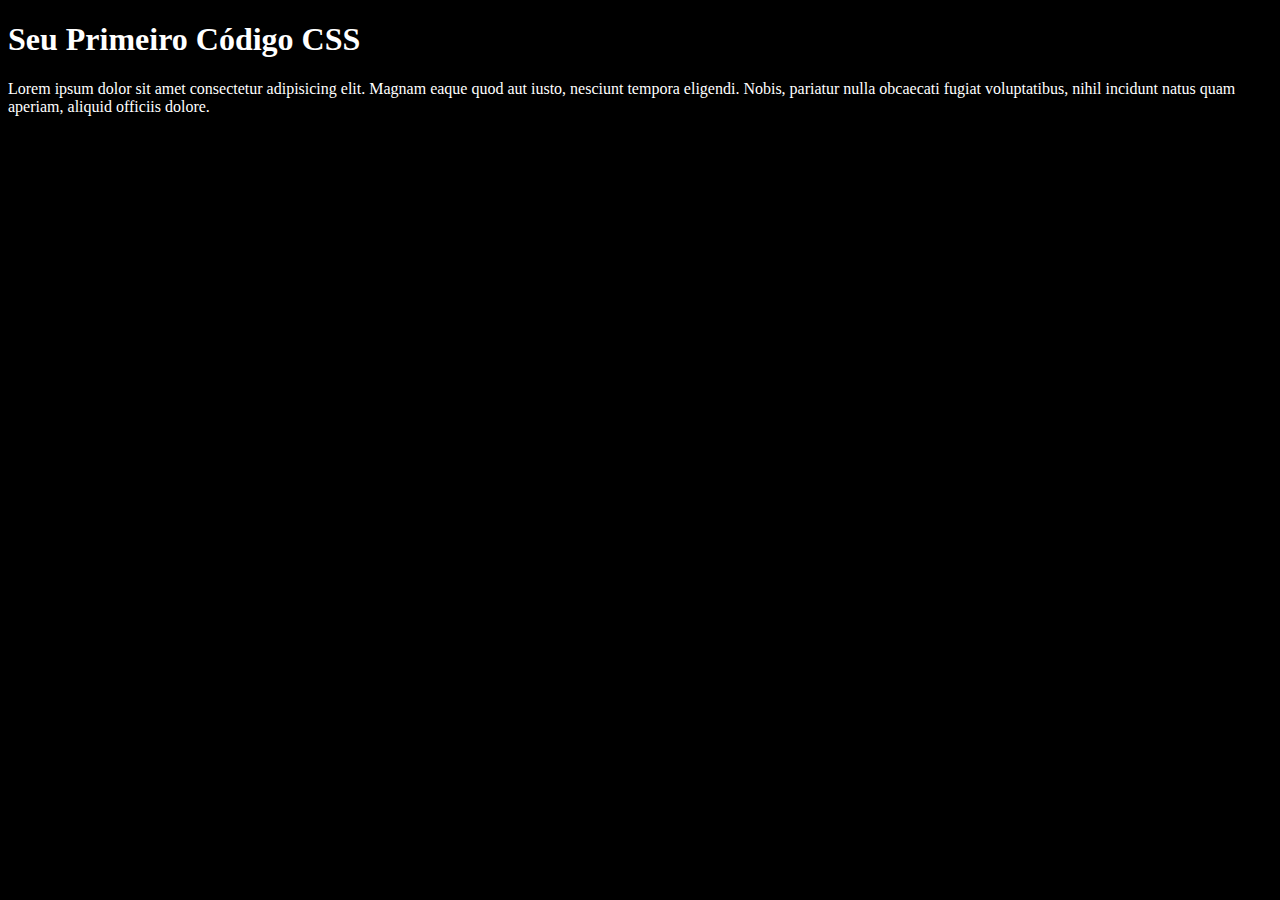
<file: 03-Seu-Primeiro-CSS/index.html>
<!DOCTYPE html>
<html lang="pt-br">

<head>
    <meta charset="UTF-8">
    <meta name="viewport" content="width=device-width, initial-scale=1.0">
    <title>Seu Primeiro Código CSS</title>

    <style>
        h1 {color:white;}
    </style>

    <link rel="stylesheet" href="style.css">

</head>

<body style="background-color: black;">
    <h1>Seu Primeiro Código CSS</h1>
    <p>Lorem ipsum dolor sit amet consectetur adipisicing elit. Magnam eaque quod aut iusto, nesciunt tempora eligendi. Nobis, pariatur nulla obcaecati fugiat voluptatibus, nihil incidunt natus quam aperiam, aliquid officiis dolore.</p>
</body>

</html>
</file>
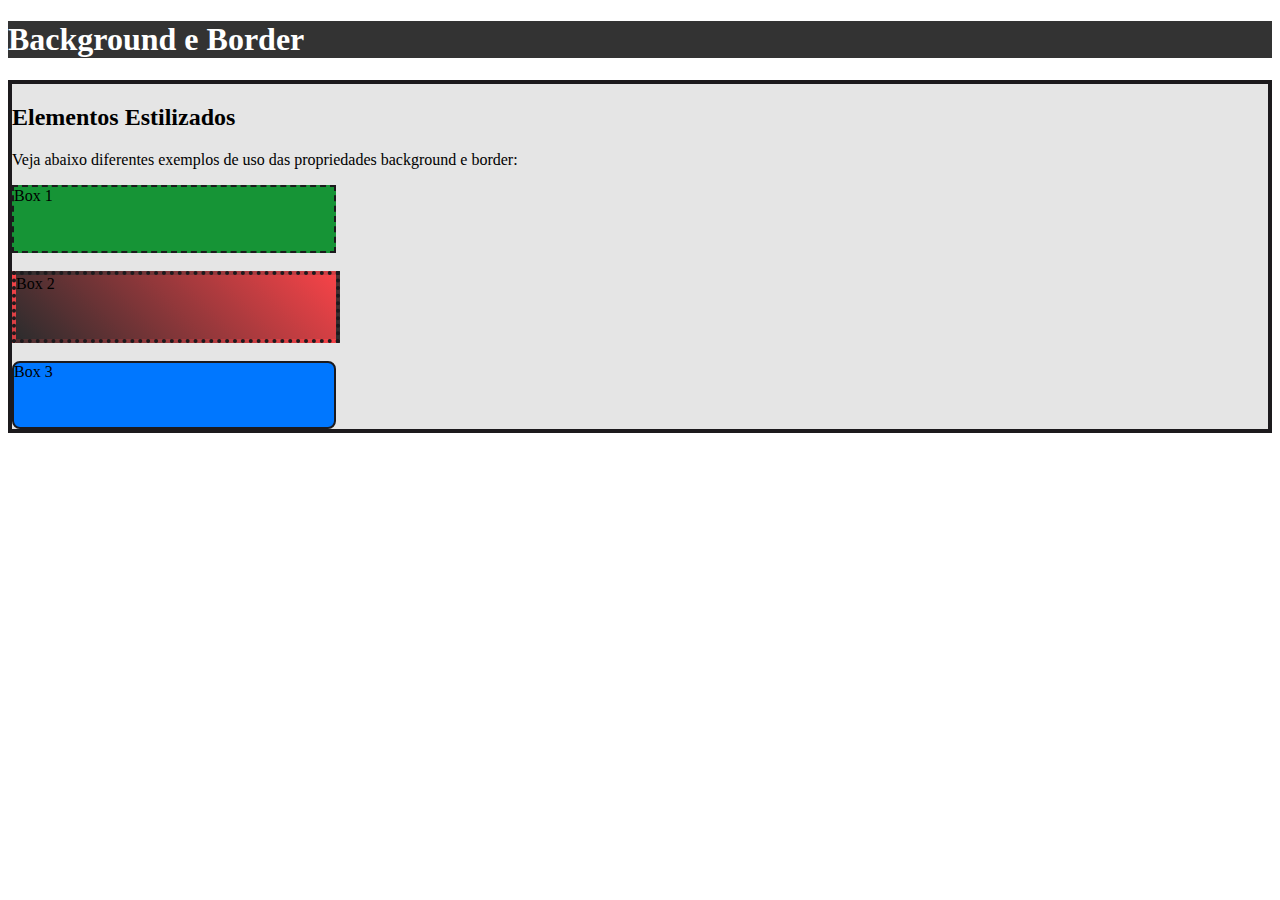
<file: 06-Background-e-Border/index.html>
<!DOCTYPE html>
<html lang="pt-br">
    <head>
        <meta charset="UTF-8" />
        <meta name="viewport" content="width=device-width, initial-scale=1.0" />
        <title>Background e Border</title>

        <link rel="stylesheet" href="style.css" />
    </head>

    <body>
        <header>
            <h1>Background e Border</h1>
        </header>

        <main>
            <h2>Elementos Estilizados</h2>
            <p>
                Veja abaixo diferentes exemplos de uso das propriedades
                background e border:
            </p>

            <section>
                <div class="box box1">Box 1</div>
                <br />
                <div class="box box2">Box 2</div>
                <br />
                <div class="box box3">Box 3</div>
            </section>
        </main>
    </body>
</html>
</file>
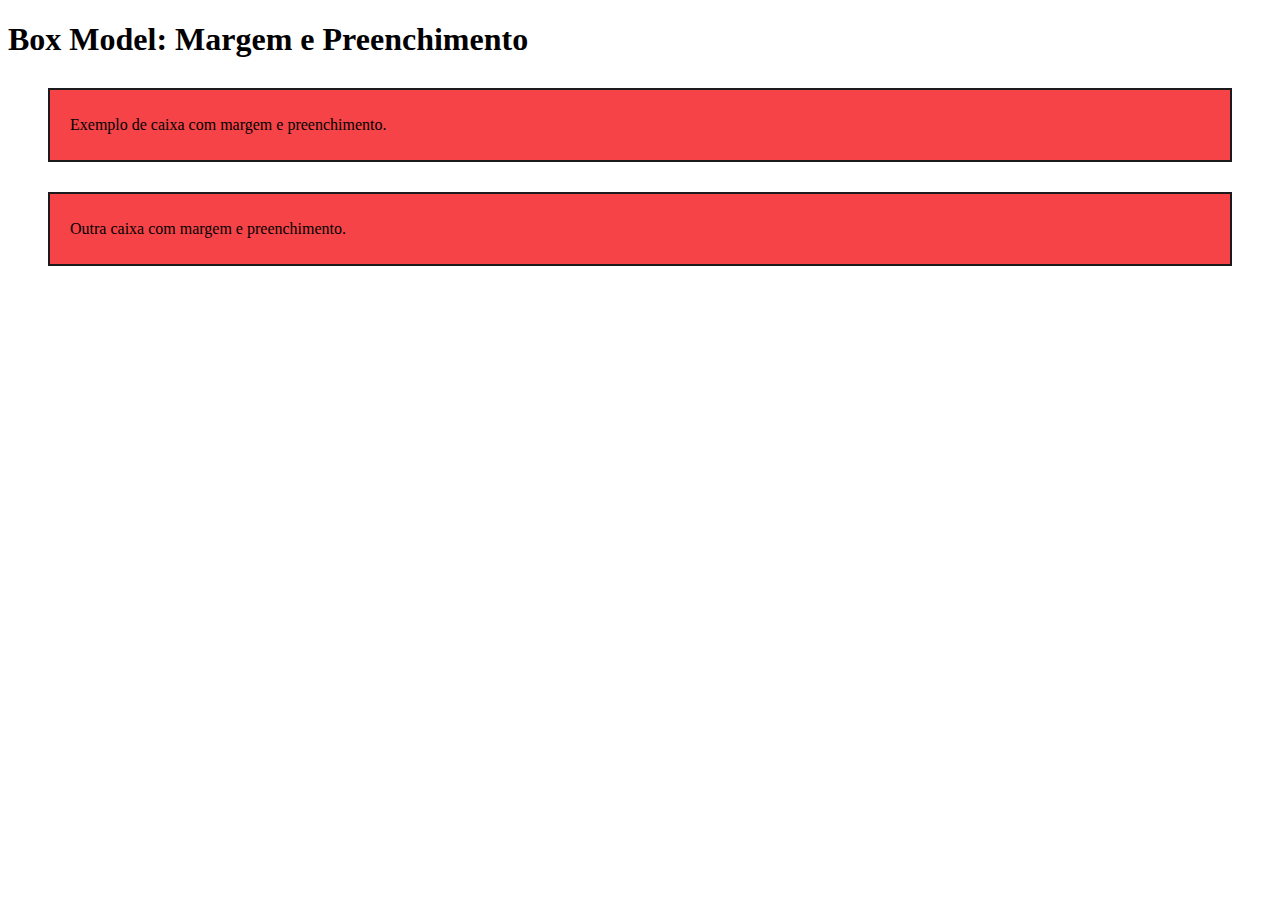
<file: 09-Box-Model/index.html>
<!DOCTYPE html>
<html lang="pt-br">
    <head>
        <meta charset="UTF-8" />
        <meta name="viewport" content="width=device-width, initial-scale=1.0" />
        <link rel="stylesheet" href="style.css" />
        <title>Box Model: Margem e Preenchimento</title>
    </head>
    <body>
        <h1>Box Model: Margem e Preenchimento</h1>

        <div class="box box1">
            <p>Exemplo de caixa com margem e preenchimento.</p>
        </div>

        <div class="box box2">
            <p>Outra caixa com margem e preenchimento.</p>
        </div>
    </body>
</html>
</file>
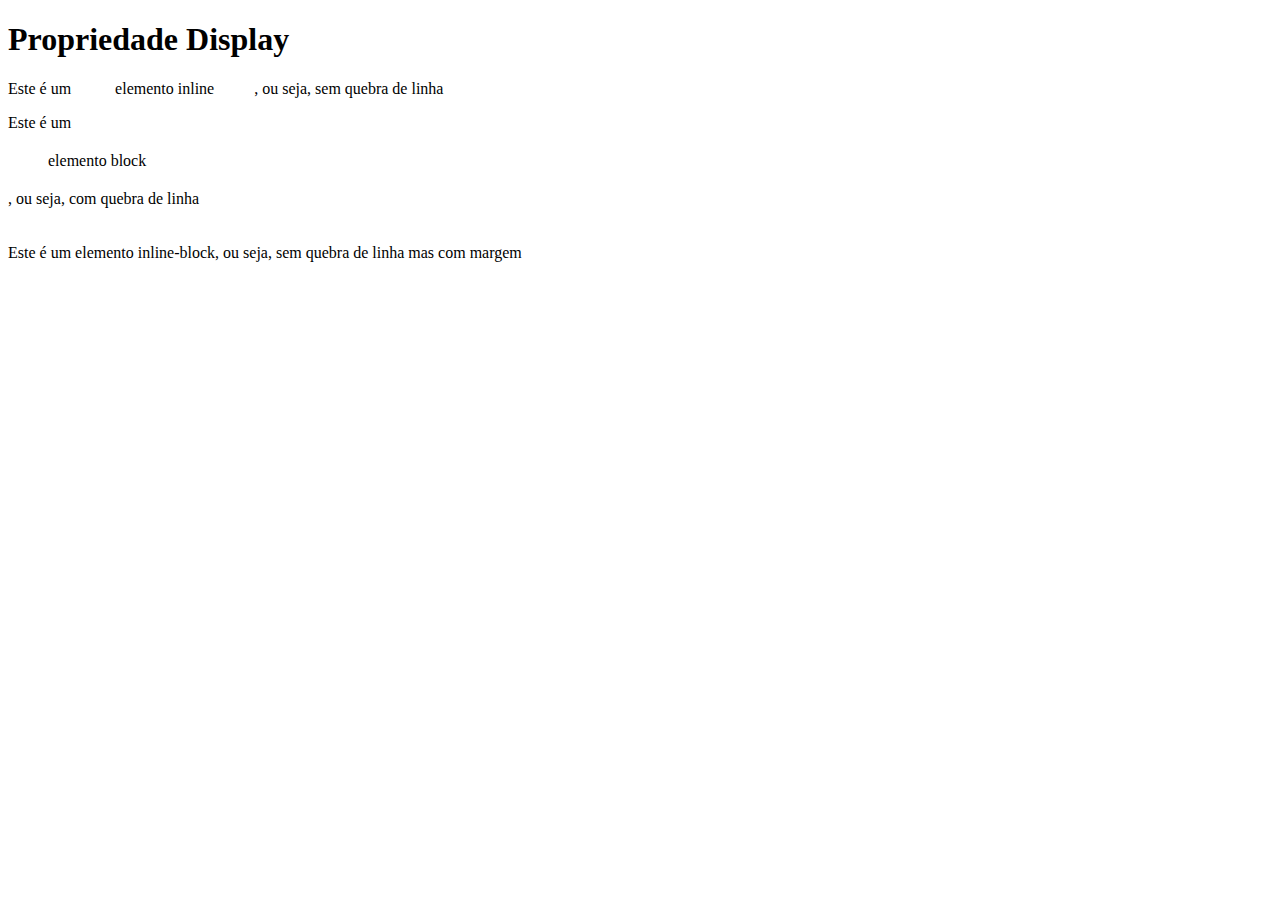
<file: 10-Dispaly/index.html>
<!DOCTYPE html>
<html lang="pt-br">
    <head>
        <meta charset="UTF-8" />
        <meta name="viewport" content="width=device-width, initial-scale=1.0" />
        <link rel="stylesheet" href="style.css" />
        <title>Display: inline, block e inline-block</title>
    </head>

    <body>
        <main>
            <h1>Propriedade Display</h1>

            <p>
                Este é um <span class="inline">elemento inline</span>, ou seja,
                sem quebra de linha
            </p>
            <p>
                Este é um <span class="block">elemento block</span>, ou seja,
                com quebra de linha
            </p>
            <p>
                Este é um
                <span class="inline-block">elemento inline-block</span>, ou
                seja, sem quebra de linha mas com margem
            </p>
        </main>
    </body>
</html>
</file>
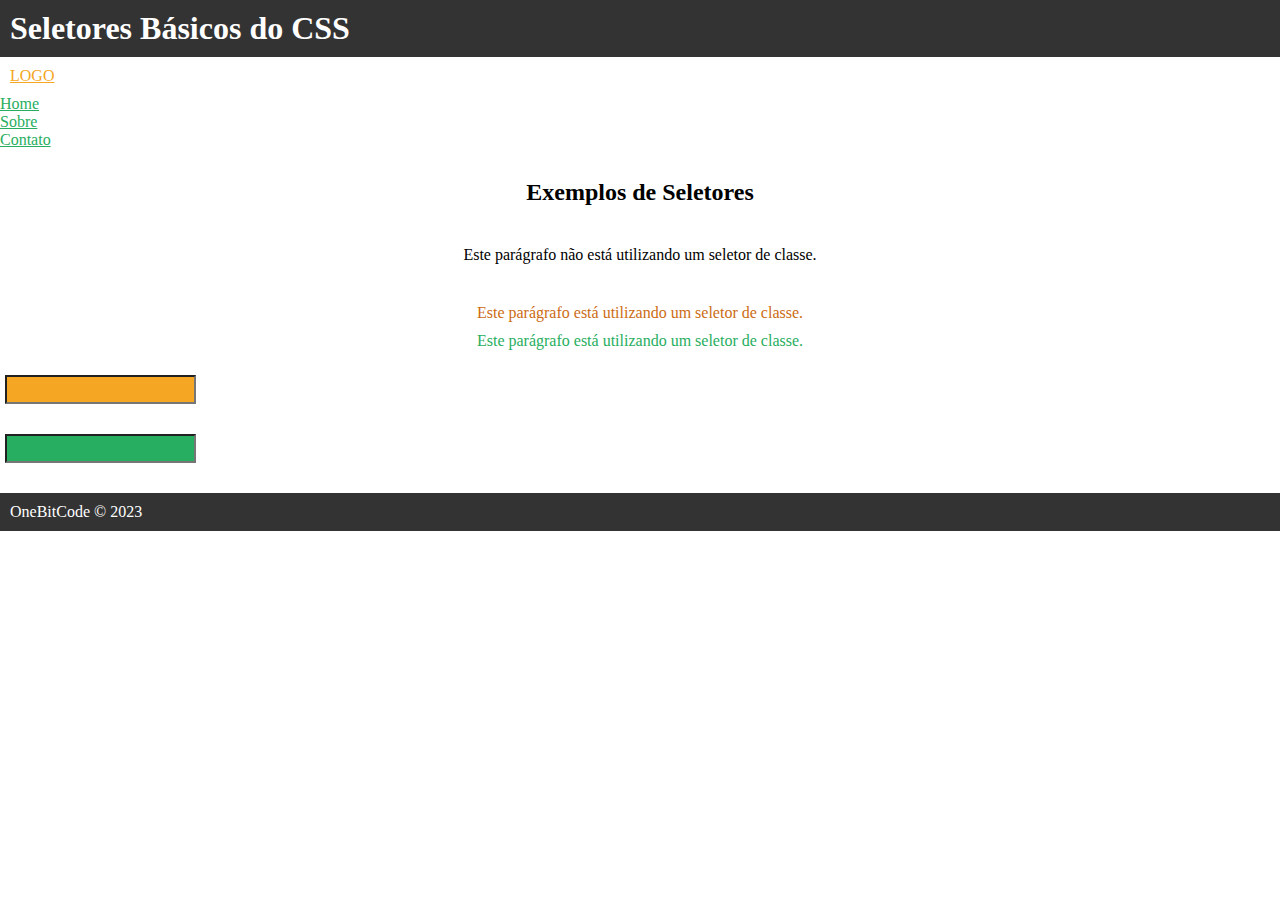
<file: 11-seletores-basics/index.html>
<!DOCTYPE html>
<html lang="pt-br">
    <head>
        <meta charset="UTF-8" />
        <meta name="viewport" content="width=device-width, initial-scale=1.0" />
        <link rel="stylesheet" href="styles.css" />
        <title>Seletores Básicos do CSS</title>
    </head>

    <body>
        <header>
            <h1>Seletores Básicos do CSS</h1>
        </header>

        <nav>
            <a href="#">LOGO</a>
            <ul>
                <li><a href="#">Home</a></li>
                <li><a href="#">Sobre</a></li>
                <li><a href="#">Contato</a></li>
            </ul>
        </nav>

        <section id="secao-principal">
            <h2>Exemplos de Seletores</h2>
            <p>Este parágrafo não está utilizando um seletor de classe.</p>
            <p class="laranja">
                Este parágrafo está utilizando um seletor de classe.
            </p>
            <p class="verde">
                Este parágrafo está utilizando um seletor de classe.
            </p>
        </section>

        <section>
            <form>
                <input type="text" name="email" />
                <input type="password" name="password" />
            </form>
        </section>

        <footer>
            <p>OneBitCode © 2023</p>
        </footer>
    </body>
</html>
</file>
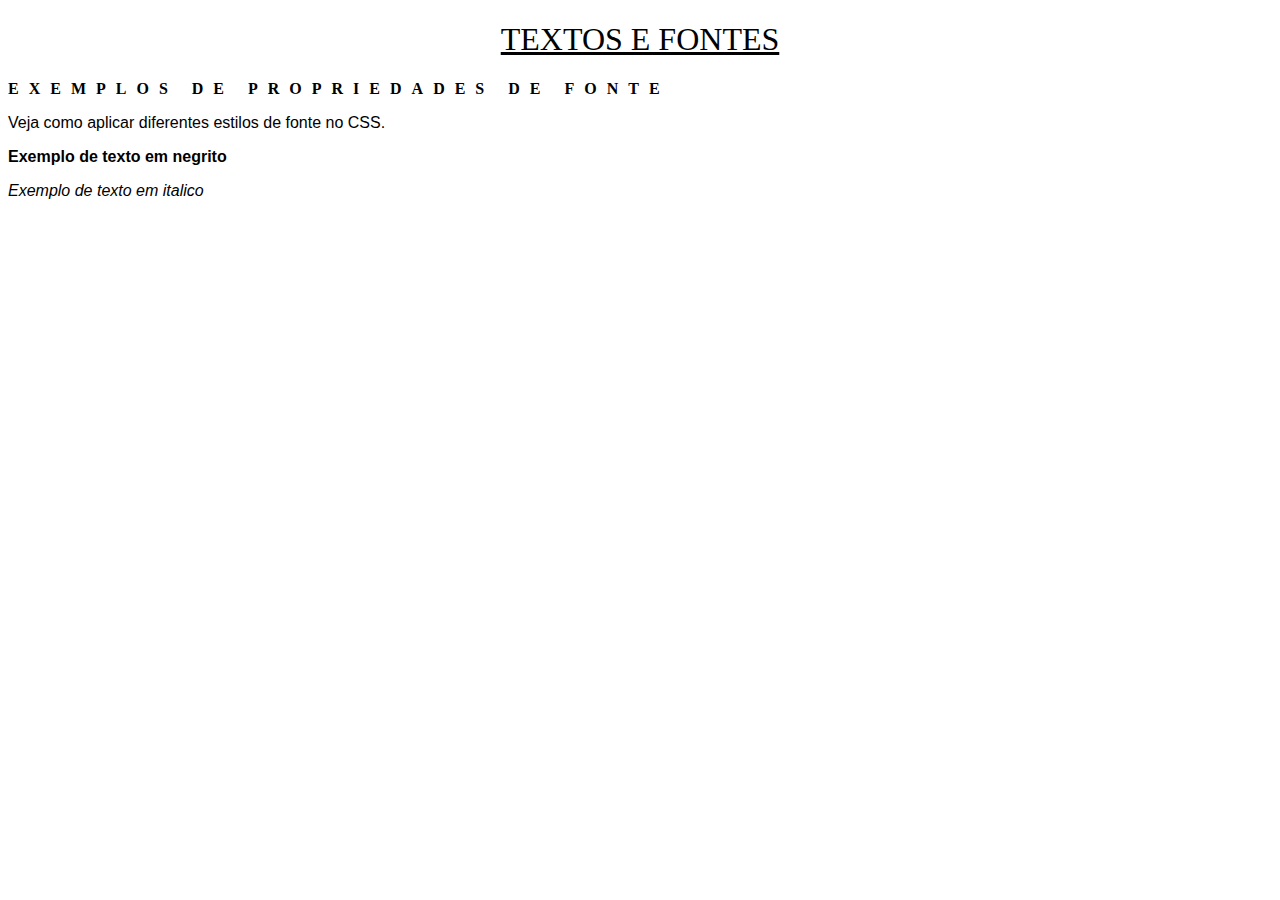
<file: 14-Textos-Fontes/index.html>
<!DOCTYPE html>
<html lang="pt-br">
    <head>
        <meta charset="UTF-8" />
        <meta name="viewport" content="width=device-width, initial-scale=1.0" />
        <link rel="stylesheet" href="styles.css" />
        <title>Textos e Fontes</title>
    </head>

    <body>
        <header>
            <h1>Textos e Fontes</h1>
        </header>

        <section>
            <h2>Exemplos de Propriedades de Fonte</h2>
            <p>Veja como aplicar diferentes estilos de fonte no CSS.</p>
            <p class="bold">Exemplo de texto em negrito</p>
            <p class="italic">Exemplo de texto em italico</p>
        </section>
    </body>
</html>
</file>
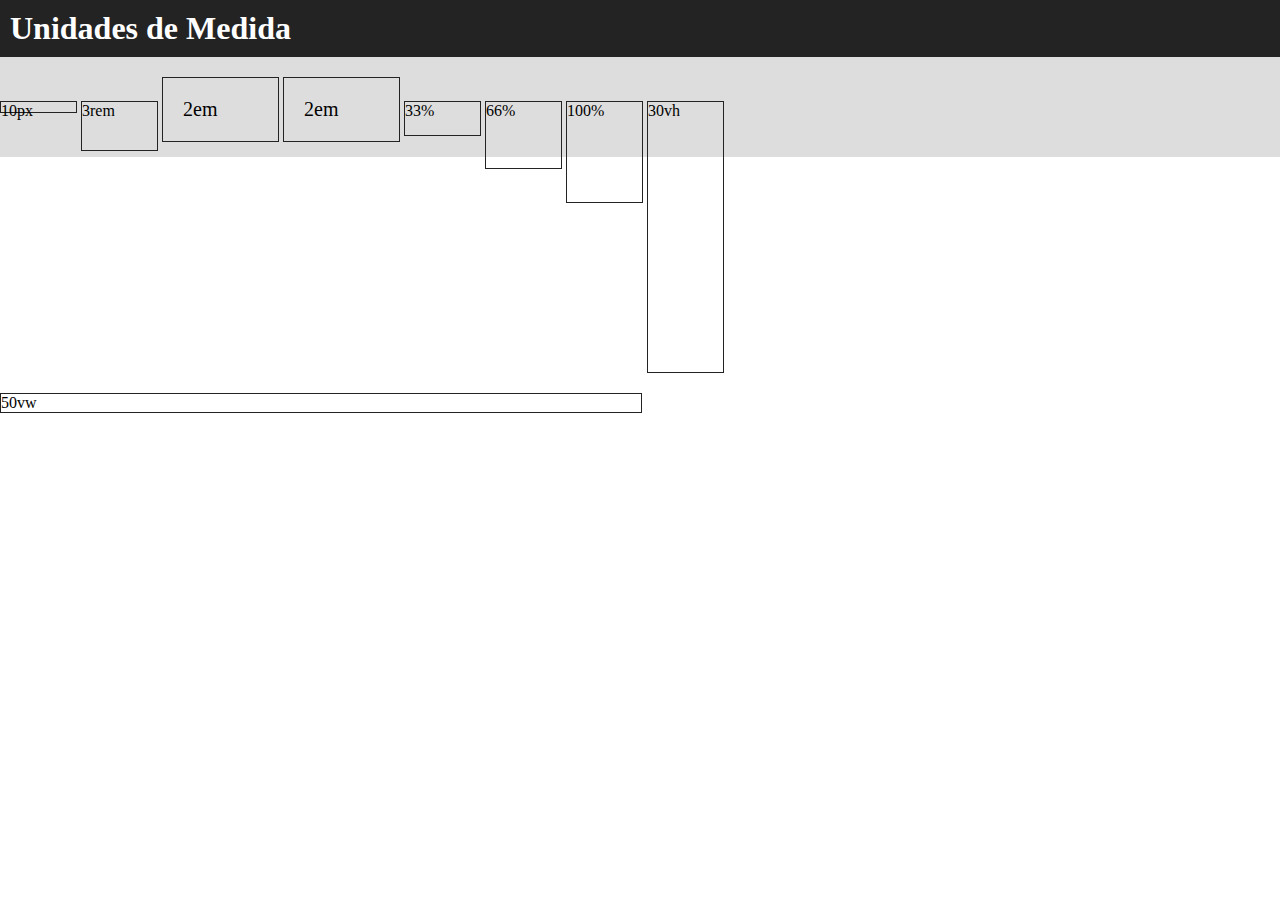
<file: 16-unidade-medida/index.html>
<!DOCTYPE html>
<html lang="pt-br">
    <head>
        <meta charset="UTF-8" />
        <meta name="viewport" content="width=device-width, initial-scale=1.0" />
        <link rel="stylesheet" href="styles.css" />
        <title>Unidades de Medida</title>
    </head>

    <body>
        <header>
            <h1>Unidades de Medida</h1>
        </header>

        <section>
            <div class="box px">10px</div>
            <div class="box rem">3rem</div>
            <div class="box em">2em</div>
            <div class="box em big">2em</div>
            <div class="box prcnt-33">33%</div>
            <div class="box prcnt-66">66%</div>
            <div class="box prcnt-100">100%</div>
            <div class="box vh">30vh</div>
            <div class="box vw">50vw</div>
        </section>
    </body>
</html>
</file>
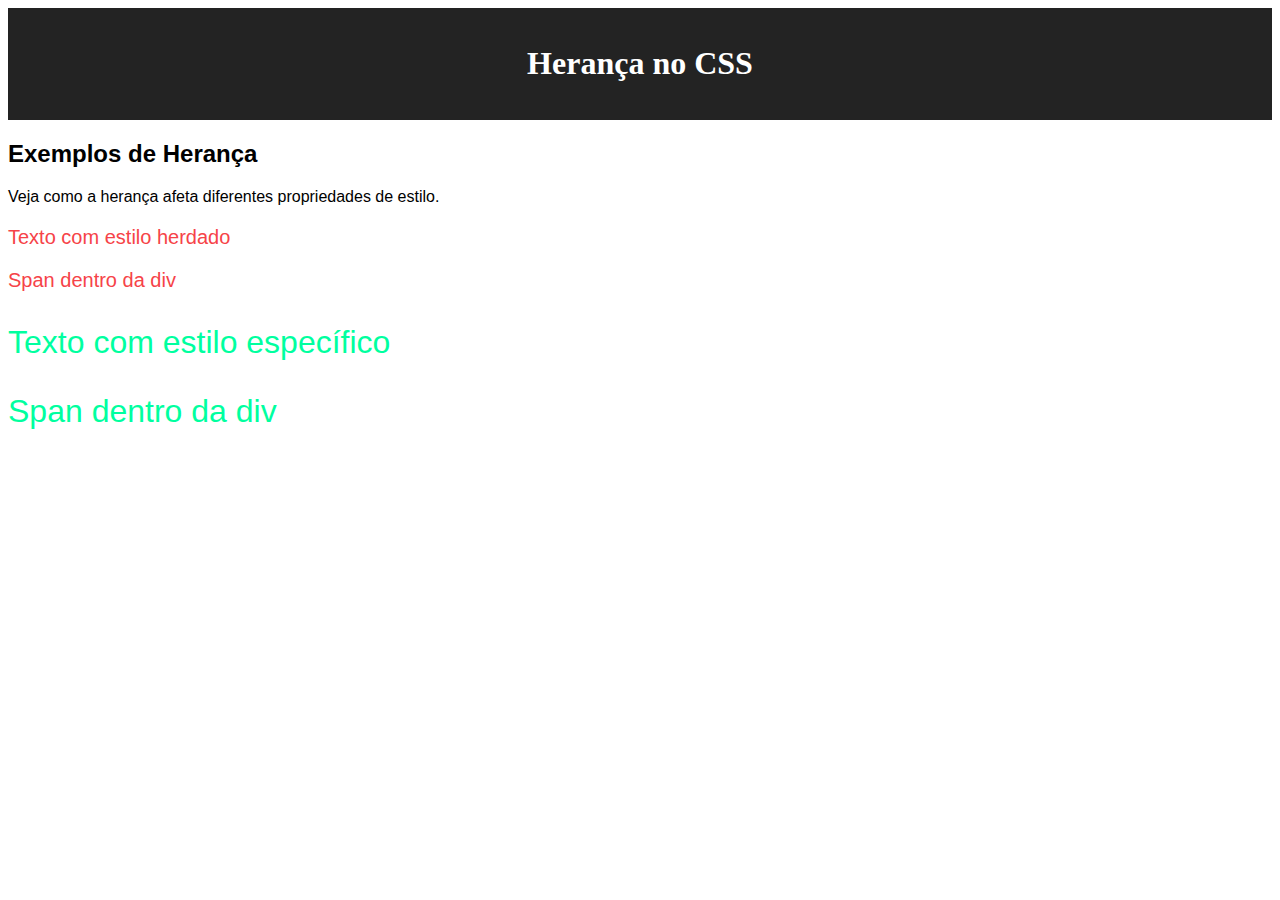
<file: 19-Heranca/index.html>
<!DOCTYPE html>
<html lang="pt-br">
    <head>
        <meta charset="UTF-8" />
        <meta name="viewport" content="width=device-width, initial-scale=1.0" />
        <link rel="stylesheet" href="styles.css" />
        <title>Aula de Herança no CSS</title>
    </head>

    <body>
        <header>
            <h1>Herança no CSS</h1>
        </header>

        <section>
            <h2>Exemplos de Herança</h2>
            <p>Veja como a herança afeta diferentes propriedades de estilo.</p>
            <div class="parent">
                <p>Texto com estilo herdado</p>
                <span>Span dentro da div</span>
                <div class="child">
                    <p>Texto com estilo específico</p>
                    <span>Span dentro da div</span>
                </div>
            </div>
        </section>
    </body>
</html>
</file>
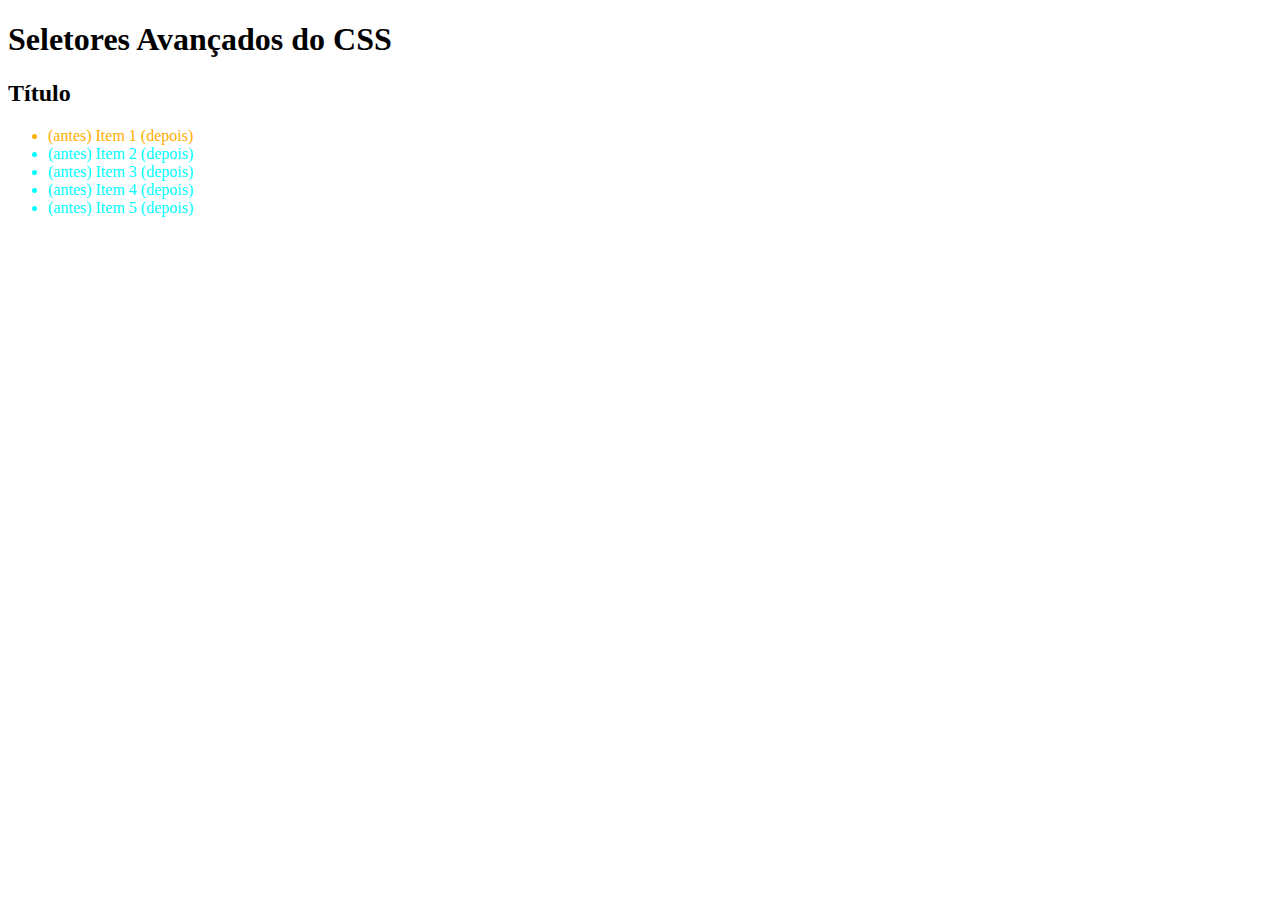
<file: 21-Seletores-avancados/index.html>
<!DOCTYPE html>
<html lang="pt-br">
    <head>
        <meta charset="UTF-8" />
        <meta name="viewport" content="width=device-width, initial-scale=1.0" />
        <link rel="stylesheet" href="styles.css" />
        <title>Seletores Avançados do CSS</title>
    </head>

    <body>
        <header>
            <h1>Seletores Avançados do CSS</h1>
        </header>

        <section>
            <h2>Título</h2>
            <ul>
                <li>Item 1</li>
                <li>Item 2</li>
                <li>Item 3</li>
                <li>Item 4</li>
                <li>Item 5</li>
            </ul>
        </section>
    </body>
</html>
</file>
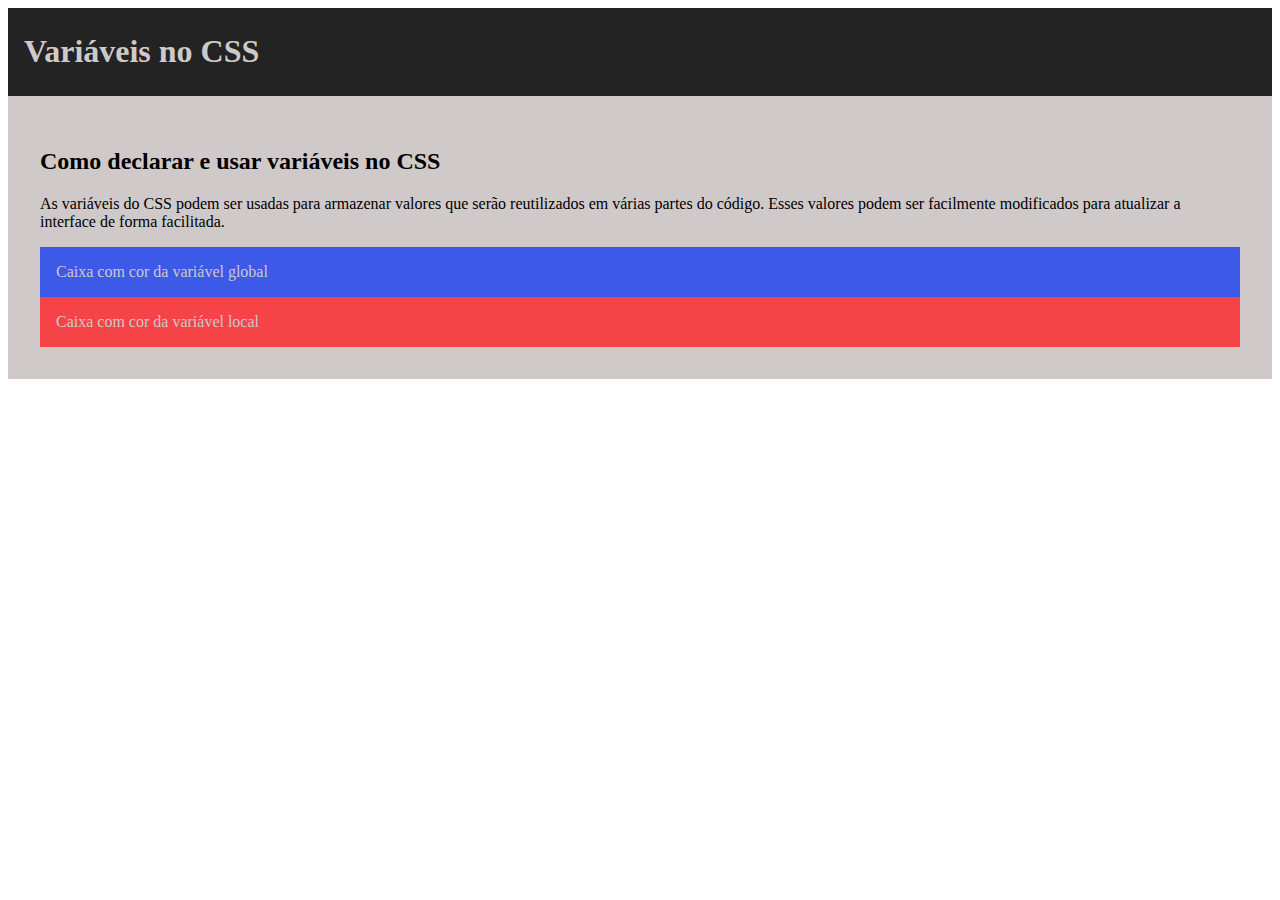
<file: 22-Variaveis/index.html>
<!DOCTYPE html>
<html lang="pt-br">
    <head>
        <meta charset="UTF-8" />
        <meta name="viewport" content="width=device-width, initial-scale=1.0" />
        <title>Variáveis no CSS</title>
        <link rel="stylesheet" href="styles.css" />
    </head>

    <body>
        <header>
            <h1>Variáveis no CSS</h1>
        </header>

        <section>
            <h2>Como declarar e usar variáveis no CSS</h2>
            <p>
                As variáveis do CSS podem ser usadas para armazenar valores que
                serão reutilizados em várias partes do código. Esses valores
                podem ser facilmente modificados para atualizar a interface de
                forma facilitada.
            </p>
            <div>Caixa com cor da variável global</div>
            <div class="red-box">Caixa com cor da variável local</div>
        </section>
    </body>
</html>
</file>
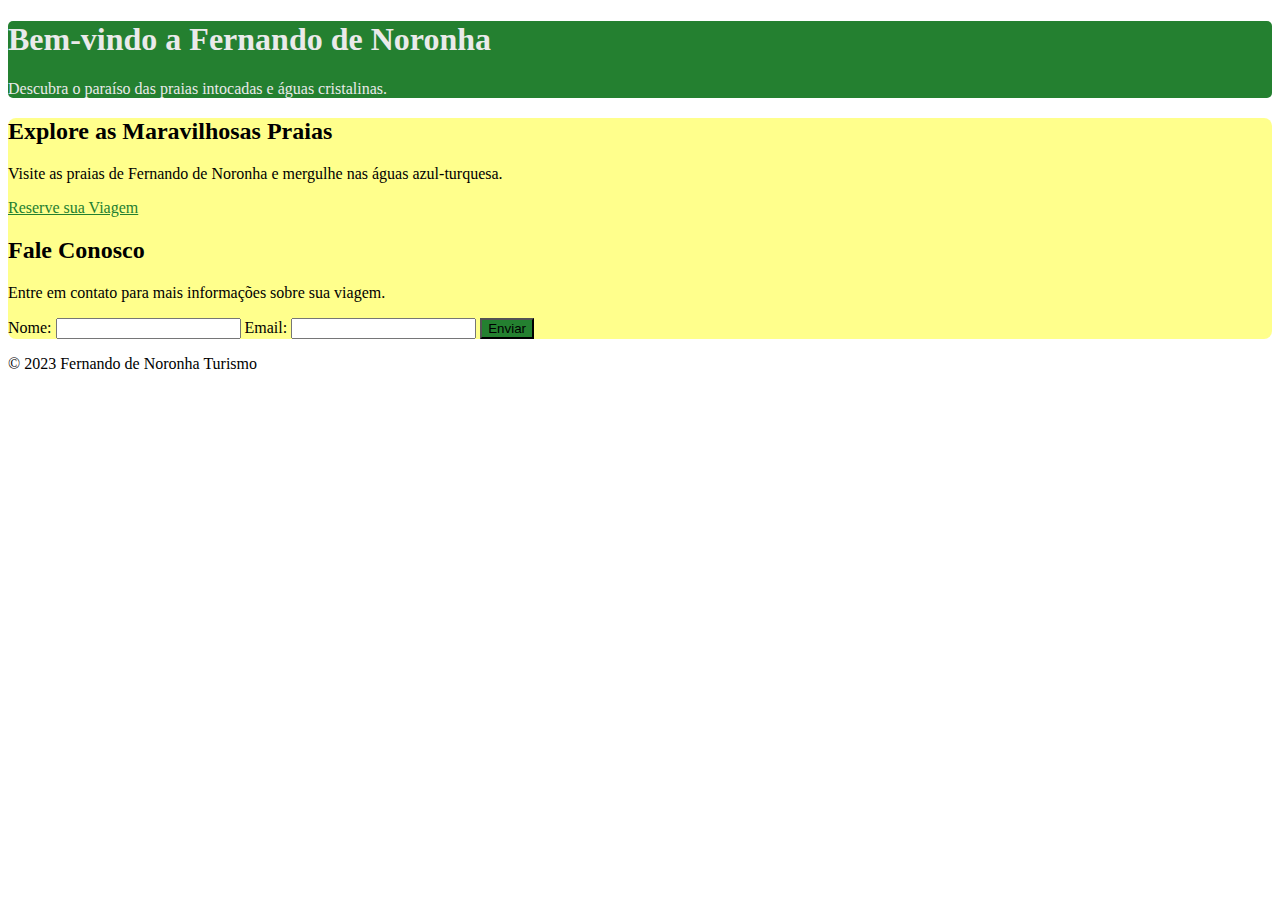
<file: Exercicio-01/index.html>
<!DOCTYPE html>
<html lang="pt-br">
    <head>
        <meta charset="UTF-8" />
        <meta name="viewport" content="width=device-width, initial-scale=1.0" />
        <title>Exercício 1</title>
        <link rel="stylesheet" href="style.css" />
    </head>

    <body>
        <header>
            <h1>Bem-vindo a Fernando de Noronha</h1>
            <p>Descubra o paraíso das praias intocadas e águas cristalinas.</p>
        </header>

        <main>
            <section>
                <h2>Explore as Maravilhosas Praias</h2>
                <p>
                    Visite as praias de Fernando de Noronha e mergulhe nas águas
                    azul-turquesa.
                </p>
                <a href="#contact">Reserve sua Viagem</a>
            </section>

            <section id="contact">
                <h2>Fale Conosco</h2>
                <p>Entre em contato para mais informações sobre sua viagem.</p>
                <form>
                    <label for="name">Nome:</label>
                    <input type="text" id="name" name="name" required />
                    <label for="email">Email:</label>
                    <input type="email" id="email" name="email" required />
                    <button type="submit">Enviar</button>
                </form>
            </section>
        </main>

        <footer>
            <p>© 2023 Fernando de Noronha Turismo</p>
        </footer>
    </body>
</html>
</file>
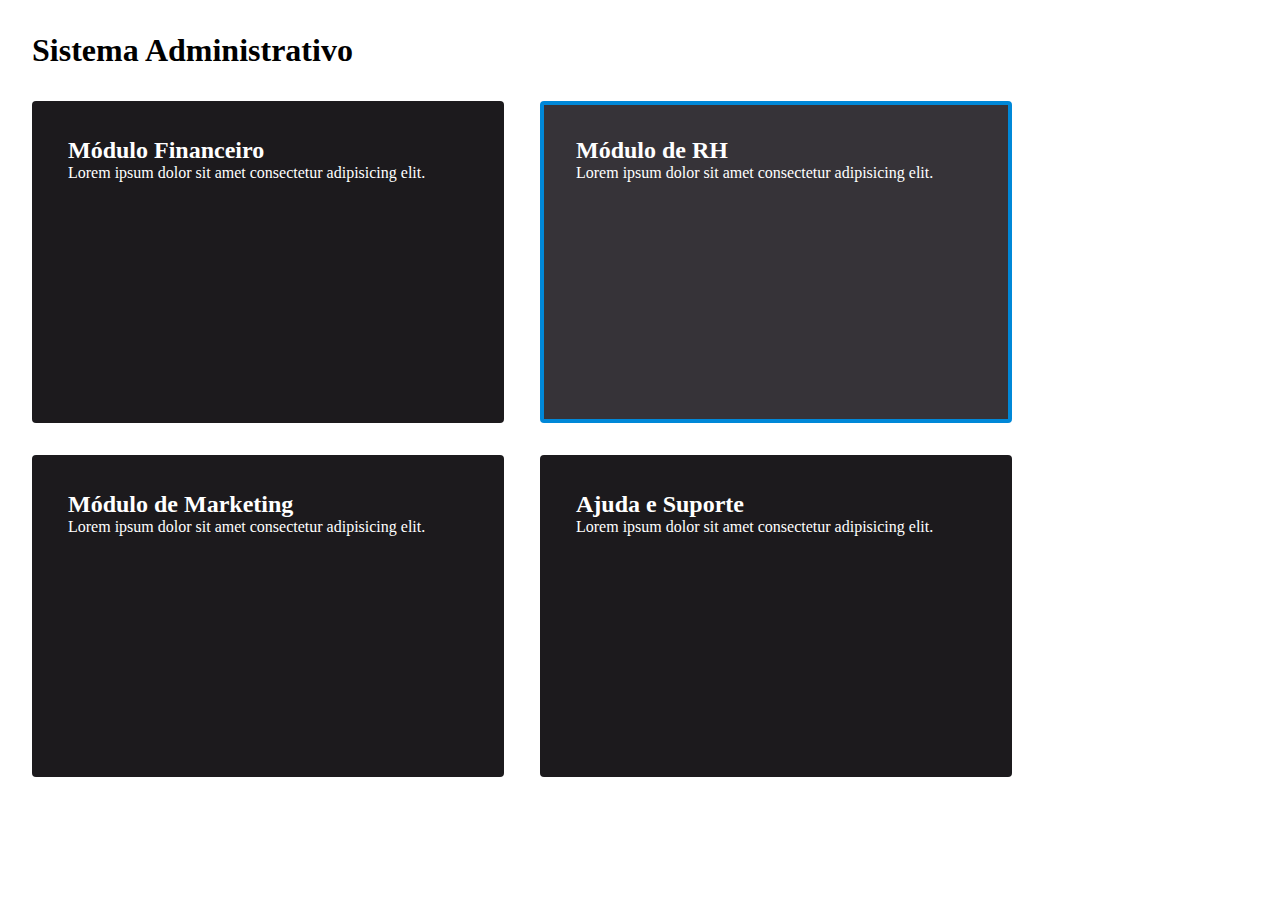
<file: Exercicio-02/index.html>
<!DOCTYPE html>
<html lang="en">
    <head>
        <meta charset="UTF-8" />
        <meta name="viewport" content="width=device-width, initial-scale=1.0" />
        <title>Exercício</title>
        <link rel="stylesheet" href="Styles.css" />
    </head>

    <body>
        <h1>Sistema Administrativo</h1>

        <ul>
            <li>
                <h2>Módulo Financeiro</h2>
                <p>Lorem ipsum dolor sit amet consectetur adipisicing elit.</p>
            </li>
            <li class="selected">
                <h2>Módulo de RH</h2>
                <p>Lorem ipsum dolor sit amet consectetur adipisicing elit.</p>
            </li>
            <li class="hidden">
                <h2>Módulo de Gestão</h2>
                <p>Lorem ipsum dolor sit amet consectetur adipisicing elit.</p>
            </li>
            <li>
                <h2>Módulo de Marketing</h2>
                <p>Lorem ipsum dolor sit amet consectetur adipisicing elit.</p>
            </li>
            <li class="hidden">
                <h2>Módulo de Patrimônio</h2>
                <p>Lorem ipsum dolor sit amet consectetur adipisicing elit.</p>
            </li>
            <li>
                <h2>Ajuda e Suporte</h2>
                <p>Lorem ipsum dolor sit amet consectetur adipisicing elit.</p>
            </li>
        </ul>
    </body>
</html>
</file>
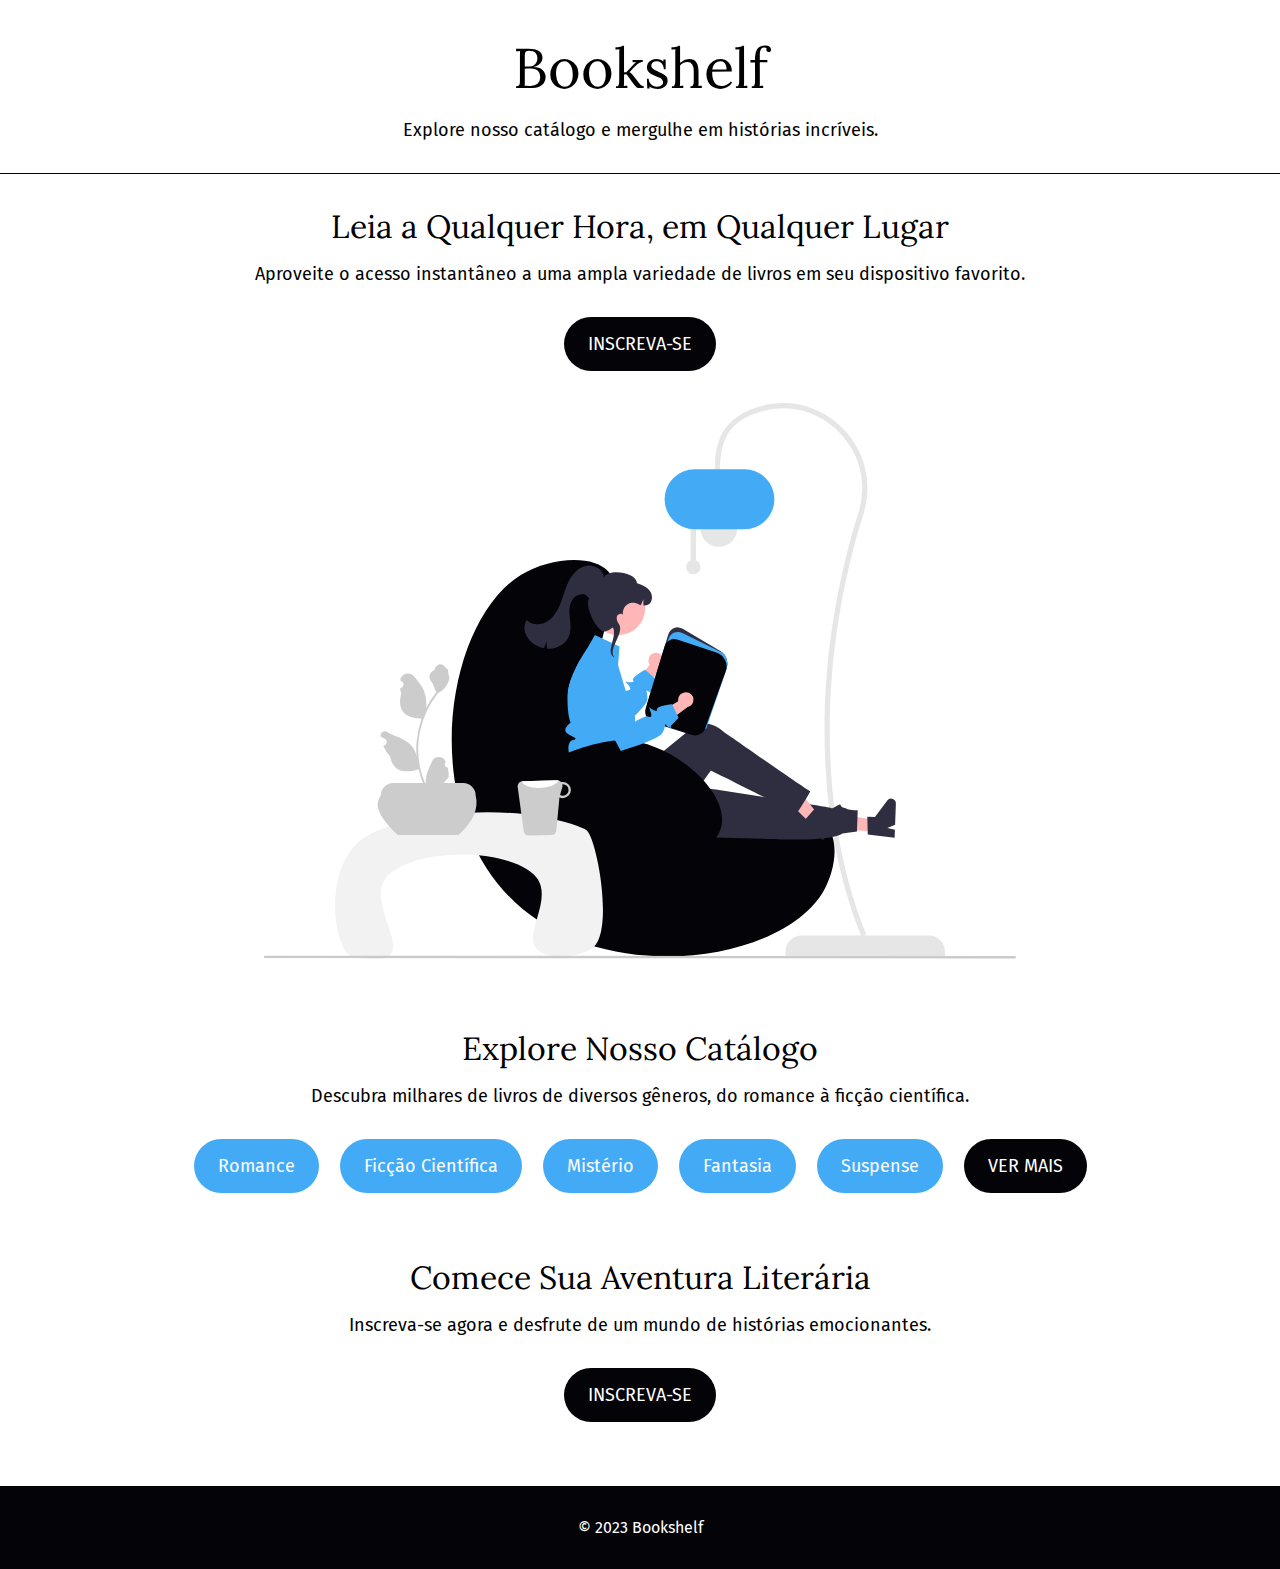
<file: Exercicio-03/index.html>
<!DOCTYPE html>
<html lang="pt-br">
    <head>
        <meta charset="UTF-8" />
        <meta name="viewport" content="width=device-width, initial-scale=1.0" />
        <title>Bookshelf</title>
        <link rel="stylesheet" href="styles.css" />
        <link rel="preconnect" href="https://fonts.googleapis.com" />
        <link rel="preconnect" href="https://fonts.gstatic.com" crossorigin />
        <link
            href="https://fonts.googleapis.com/css2?family=Fira+Sans:wght@400;700&family=Lora:wght@400&display=swap"
            rel="stylesheet"
        />
    </head>

    <body>
        <header>
            <h1>Bookshelf</h1>
            <p>Explore nosso catálogo e mergulhe em histórias incríveis.</p>
        </header>

        <main>
            <section class="feature">
                <h2>Leia a Qualquer Hora, em Qualquer Lugar</h2>
                <p>
                    Aproveite o acesso instantâneo a uma ampla variedade de
                    livros em seu dispositivo favorito.
                </p>
                <a href="#" class="cta-button">Inscreva-se</a>
                <img src="Background.svg" alt="Pessoa lendo um livro" />
            </section>

            <section class="catalog">
                <h2>Explore Nosso Catálogo</h2>
                <p>
                    Descubra milhares de livros de diversos gêneros, do romance
                    à ficção científica.
                </p>
                <ul class="genres">
                    <li class="genre"><a href="#">Romance</a></li>
                    <li class="genre"><a href="#">Ficção Científica</a></li>
                    <li class="genre"><a href="#">Mistério</a></li>
                    <li class="genre"><a href="#">Fantasia</a></li>
                    <li class="genre"><a href="#">Suspense</a></li>
                    <li class="see-more"><a href="#">Ver Mais</a></li>
                </ul>
            </section>

            <section class="cta">
                <h2>Comece Sua Aventura Literária</h2>
                <p>
                    Inscreva-se agora e desfrute de um mundo de histórias
                    emocionantes.
                </p>
                <a href="#" class="cta-button">Inscreva-se</a>
            </section>
        </main>

        <footer>
            <p>© 2023 Bookshelf</p>
        </footer>
    </body>
</html>
</file>
<file: 03-Seu-Primeiro-CSS/style.css>
p {
    color: white;
    font-size: medium;
}
</file>
<file: 06-Background-e-Border/style.css>
body {
    background-image: url("https://codetheweb.blog/assets/img/posts/css-advanced-background-images/cover.jpg");
    background-size: cover;
}

header {
    background-color: #333;
    color: #fff;
}

main {
    background-color: #e5e5e5;
    border-width: 4px;
    border-color: #1c1a1d;
    border-style: solid;
}

.box1 {
    background-color: #169436;
    border: dashed 2px #1c1a1d;
    height: 64px;
    width: 320px;
}

.box2 {
    background-image: linear-gradient(45deg, #2c2c2d, #f64348);
    border: 4px, dotted, #1c1a1d;
    height: 64px;
    width: 320px;
}

.box3 {
    background-color: #0077ff;
    border: 2px, solid, #1c1a1d;
    border-radius: 8px;
    height: 64px;
    width: 320px;
}
</file>
<file: 09-Box-Model/style.css>
.box {
    background-color: #f64348;
    border: 2px solid #1c1a1d;
}

.box {
    margin-top: 30px;
    margin-right: 40px;
    margin-bottom: 30px;
    margin-left: 40px;

    padding-top: 10px;
    padding-right: 20px;
    padding-bottom: 10px;
    padding-left: 20px;
}

.box1 {
    box-sizing: content-box;
}

.box2 {
    box-sizing: border-box;
}
</file>
<file: 10-Dispaly/style.css>
/* inline ele não quebra de linha
possui largura minima
não aceita margem e preenchimento vertical, apenas horizontal (direita e esquerda) */
.inline {
    display: inline;
    margin-top: 100px;
    margin-bottom: 100px;
    margin-left: 20px;
    margin-right: 20px;
    padding-top: 100px;
    padding-bottom: 100px;
    padding-left: 20px;
    padding-right: 20px;
}

/* block: quebra de linha
largura maxima e aceita margem e preenchimentos verticais e horizontais
 */
.block {
    display: block;
    margin-top: 10px;
    margin-bottom: 10px;
    margin-left: 20px;
    margin-right: 20px;
    padding-top: 10px;
    padding-bottom: 10px;
    padding-left: 20px;
    padding-right: 20px;
}

/* inline-block: não querbra linha */
.inline-block {
    display: inline-block;
    margin-top: 10px;
    padding-top: 10px;
}
</file>
<file: 11-seletores-basics/styles.css>
/* Seletor universal: permite aplicar estilo em todos os elementos
presente no codigo */
* {
    margin: 0;
    padding: 0;
}

/* Seletor de tag: escolher uma tag especifica do site e defina um
estilo nela
Se colocar uma virgula, voce consegue utilizar o mesmo style em outro
elemento/tag */
header,
footer {
    background-color: #333;
    color: #fff;
    padding: 10px;
}

/* Seletor de elementos alinhados: permite pegar um elemento que esta
dentro da tag, indiferente do nivel */
nav a {
    color: #27ae60;
}

/* Seletor de filhos: vai considerar somente elementos filhos, ou seja,
diretamente apos a tag. */

nav > a {
    display: block;
    color: #f5a623;
    padding: 10px;
}

/* seletor de classe */

.laranja {
    color: #cc6c13;
}

.verde {
    color: #27ae60;
}

/* Seletor de ID: ao informar um seletor id, vai estilizar um elemento
especifico */

#secao-principal {
    padding: 20px;
    text-align: center;
}

/* Combinação de seletores */

#secao-principal > * {
    margin-top: 10px;
}

input {
    display: block;
    padding: 5px;
    margin: 5px;
}

/* Seletor de sequencia */
input + input {
    margin-top: 30px;
    margin-bottom: 30px;
}
h2 + p {
    padding: 30px;
}

/* Seletores de propriedade */
input[name="email"] {
    background-color: #f5a623;
}
input[type="password"] {
    background-color: #27ae60;
}
</file>
<file: 14-Textos-Fontes/styles.css>
header {
    text-align: center;
    text-decoration: underline;
    text-transform: uppercase;
}

h1 {
    font-family: cursive;
    font-weight: 100;
}

h2 {
    font-size: 16px;
    letter-spacing: 10px;
    text-transform: uppercase;
}

p {
    font-family: sans-serif;
}

.bold {
    font-weight: 700;
}

.italic {
    font-style: italic;
}
</file>
<file: 16-unidade-medida/styles.css>
* {
    margin: 0;
    padding: 0;
}

header {
    background-color: #232323;
    color: #fff;
    padding: 10px;
}

section {
    background-color: #ddd;
    height: 100px;
}

.box {
    border: 1px solid #232323;
    display: inline-block;
    font-size: 16px;
    margin-top: 20px;
    width: 75px;
}

.px {
    height: 10px;
}

/* root element -> 16px * 3 = 48px */
/* Unidade de mdida mais utiliza é o rem */
.rem {
    height: 3rem;
}

.em {
    font-size: 20px;
    padding: 1em;
}

.prcnt-33 {
    height: 33%;
}

.prcnt-66 {
    height: 66%;
}

.prcnt-100 {
    height: 100%;
}

/* viewport height */
.vh {
    height: 30vh;
}

/* viewport width */
.vw {
    width: 50vw;
}
</file>
<file: 19-Heranca/styles.css>
header {
    background-color: #232323;
    color: #fff;
    text-align: center;
    padding: 1rem;
}

body {
    font-family: Arial, Helvetica, sans-serif;
}

header {
    background-color: #232323;
    color: #fff;
    text-align: center;
    padding: 1rem;
}

h1 {
    font-family: serif;
}

.parent {
    font-size: 1.25rem;
    color: #f64348;
}

.child {
    font-size: 2rem;
    color: #00ff9f;
}
</file>
<file: 21-Seletores-avancados/styles.css>
/*:nth-child permite escolher filhos especificos
de um determinado tipo*/

li:nth-child(2) {
    color: #f00;
}

li:nth-child(3n) {
    color: #00f;
}

/*No CSS também temos seletores para diversos estados específicos,
como o hover, ou seja, ao passar o cursos sobre o elemento
:Obs.: outros estados como o focus seguem o mesmo princípio.
li:hover { background-color: #999; }*/
li:hover {
    background-color: #999;
}

/*Também temos o que chamamos de pseudo-elementos. 
Cada elemento no HTML pode possuir dois elementos extras associados 
a ele, um antes e outro depois. 
Podemos referenciar esses pseudo-elementos através dos seletores 
::before e ::after:*/

li::before {
    content: "(antes) ";
}

li::after {
    content: " (depois)";
}

/*Semelhante ao nth-child, temos o first-child e 
last-child para primeiros e últimos filhos de um tipo de elemento, 
respectivamente:*/

li:first-child {
    color: rgb(255, 174, 0);
}

li:last-child {
    color: rgb(255, 0, 179);
}

/*Por fim, também temos o :not(), que permite “negar”, 
ou inverter, um determinado seletor. 
Nesse exemplo o usamos para estilizar os filhos que não 
são o primeiro:*/

li:not(:first-child) {
    color: rgb(0, 255, 255);
}
</file>
<file: 22-Variaveis/styles.css>
/*Para criar variáveis globais no CSS usamos o seletor :root 
e dentro dele definimos os nomes iniciados por --:*/
:root {
    --cor-principal: #3c59e7;
    --cor-claro: #cfc9c9;
    --cor-escuro: #232323;
    --preenchimento-pq: 0.25rem 1rem;
    --preenchimento-md: 2rem;
    --preenchimento-gd: 4rem;
}

header {
    background-color: var(--cor-escuro);
    color: var(--cor-claro);
    padding: var(--preenchimento-pq);
}

section {
    background-color: var(--cor-claro);
    padding: var(--preenchimento-md);
}

/*Quando necessário, também podemos modificar variáveis 
dentro de um elemento específico:*/
div {
    --preenchimento-pq: 1rem;
    background-color: var(--cor-principal);
    color: var(--cor-claro);
    padding: var(--preenchimento-pq);
}

.red-box {
    --cor-principal: #f64348;
}
</file>
<file: Exercicio-01/style.css>
body {
    background-image: url(https://www.viagenspossiveis.com.br/wp-content/uploads/2013/02/C360_2012-11-19-17-59-02.jpg?_gl=1*1u7tm33*_ga*MTQ3NjYwODEwNS4xNzE4OTgzNDEz*_ga_37GXT4VGQK*MTcxOTU5NTY1Ny4xMy4xLjE3MTk1OTk0NTUuMC4wLjA.);
    background-size: cover;
}

header {
    background-color: #248030;
    border-radius: 5px;
    color: #eaeaea;
}

main {
    background-color: #ffff8c;
    border-radius: 8px;
}

a {
    color: #248030;
}

button {
    background-color: #248030;
}

footer {
    background-color: #fff;
    border-radius: 4px;
}
</file>
<file: Exercicio-02/Styles.css>
* {
    margin: 0;
    padding: 0;
}

h1 {
    margin-top: 32px;
    margin-left: 32px; /* essa propriedade acabou ficando errada na gravação */
}

li {
    background-color: #1c1a1d;
    border: 4px solid transparent;
    border-radius: 4px;
    color: #fff;
    cursor: pointer;
    display: inline-block;
    margin-top: 32px;
    margin-left: 32px;
    padding: 32px;
    height: 250px;
    width: 400px;
}

.selected {
    background-color: #363338;
    border: 4px solid #0088d8;
}

.hidden {
    display: none;
}
</file>
<file: Exercicio-03/styles.css>
* {
    font-family: "Fira Sans", system-ui, -apple-system, BlinkMacSystemFont,
        "Segoe UI", Roboto, Oxygen, Ubuntu, Cantarell, "Open Sans",
        "Helvetica Neue", sans-serif;
    margin: 0;
    padding: 0;
}

header {
    border-bottom: 1px solid #030308;
    font-size: 1.125rem;
    padding: 2rem 0;
    text-align: center;
}

h1,
h2 {
    font-family: "Lora", serif;
    font-weight: 400;
}

h1 {
    font-size: 3.5rem;
    margin-bottom: 1rem;
}

h2 {
    font-size: 2rem;
    margin-bottom: 1rem;
}

.feature,
.catalog,
.cta {
    font-size: 1.125rem;
    padding: 2rem;
    text-align: center;
}

.cta-button {
    background-color: #030308;
    border-radius: 9999px;
    color: #fff;
    display: block;
    margin: 2rem auto;
    padding: 1rem 1.5rem;
    width: fit-content;
    text-decoration: none;
    text-transform: uppercase;
}

.genres > li {
    display: inline-block;
    margin-top: 2rem;
}

.genres > li + li {
    margin-left: 1rem;
    margin-top: 1rem;
}

.genre > a,
.see-more > a {
    background-color: #43abf6;
    border-radius: 9999px;
    color: #fff;
    display: inline-block;
    padding: 1rem 1.5rem;
    text-decoration: none;
}

.see-more > a {
    background-color: #030308;
    text-transform: uppercase;
}

footer {
    background-color: #030308;
    color: #fff;
    font-family: "Lora", serif;
    padding: 2rem;
    text-align: center;
}
</file>
